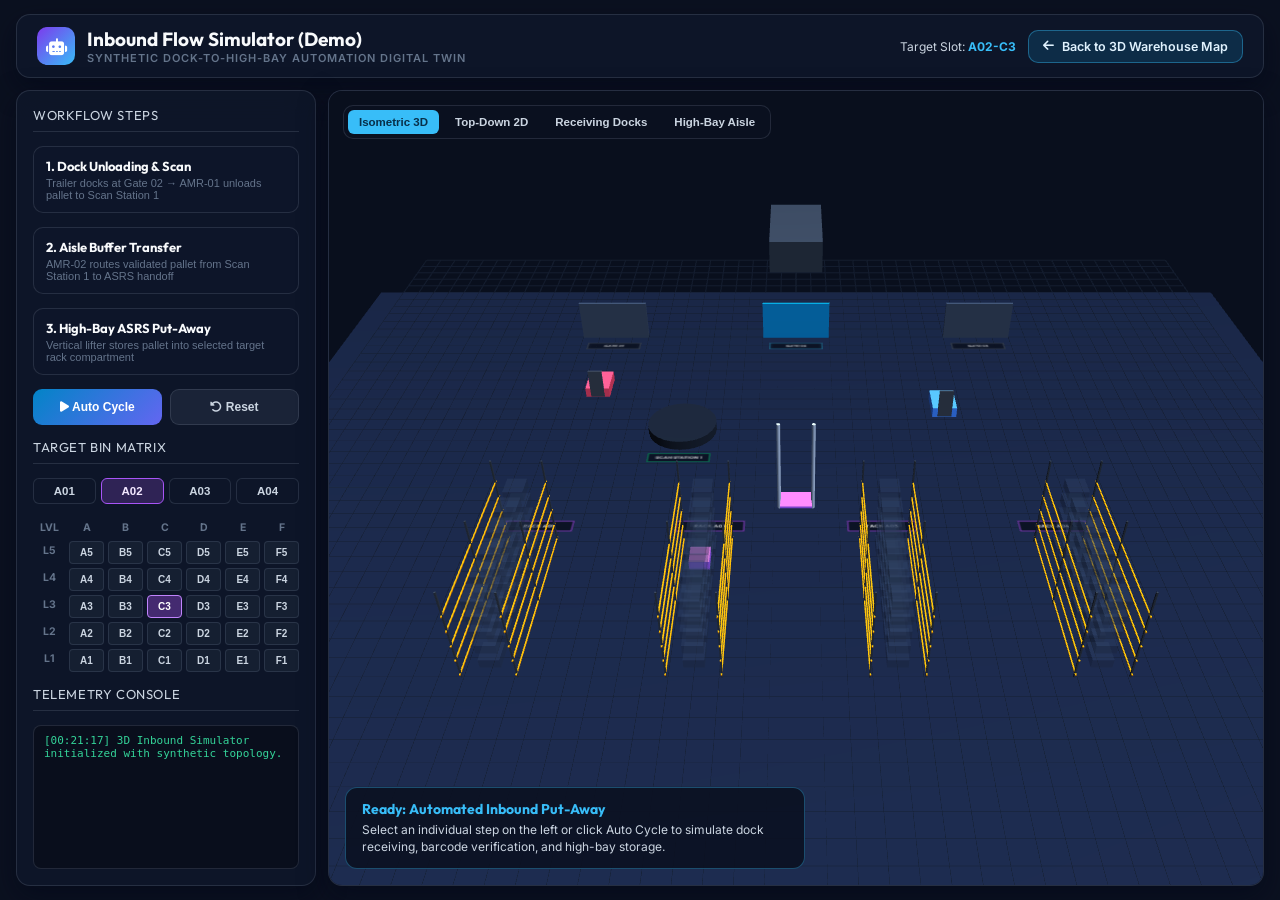
<file: demo/simulation.html>
<!DOCTYPE html>
<html lang="en">
<head>
  <meta charset="UTF-8" />
  <meta name="viewport" content="width=device-width, initial-scale=1.0" />
  <title>3D Warehouse Visualizer (Demo) — Inbound Flow Simulator</title>
  <link rel="icon" href="data:image/svg+xml,%3Csvg xmlns='http://www.w3.org/2000/svg' viewBox='0 0 64 64'%3E%3Crect width='64' height='64' rx='14' fill='%237c3aed'/%3E%3Cpath d='M32 12L50 22v20L32 52 14 42V22z' fill='%23f3e8ff'/%3E%3C/svg%3E" />
  <link rel="preconnect" href="https://fonts.googleapis.com" />
  <link rel="preconnect" href="https://fonts.gstatic.com" crossorigin />
  <link href="https://fonts.googleapis.com/css2?family=Inter:wght@400;500;600;700&family=Outfit:wght@600;700;800&display=swap" rel="stylesheet" />
  <link rel="stylesheet" href="https://cdnjs.cloudflare.com/ajax/libs/font-awesome/6.4.0/css/all.min.css" />
  <style>
    :root {
      --bg-base: #0b1120;
      --bg-panel: rgba(15, 23, 42, 0.84);
      --border-subtle: rgba(148, 163, 184, 0.18);
      --text-primary: #f8fafc;
      --text-secondary: #cbd5e1;
      --text-muted: #64748b;
      --accent-sky: #38bdf8;
      --accent-rose: #f43f5e;
      --accent-blue: #3b82f6;
      --accent-violet: #a855f7;
      --accent-emerald: #10b981;
    }

    * { box-sizing: border-box; margin: 0; padding: 0; }
    html, body {
      height: 100%;
      background: var(--bg-base);
      color: var(--text-primary);
      font-family: "Inter", system-ui, sans-serif;
      overflow: hidden;
    }

    .sim-shell {
      display: flex;
      flex-direction: column;
      height: 100vh;
      padding: 14px 16px;
      gap: 12px;
    }

    .glass {
      background: var(--bg-panel);
      backdrop-filter: blur(16px);
      border: 1px solid var(--border-subtle);
      border-radius: 14px;
      box-shadow: 0 10px 28px rgba(2, 6, 23, 0.5);
    }

    .sim-header {
      display: flex;
      align-items: center;
      justify-content: space-between;
      padding: 12px 20px;
      flex-shrink: 0;
    }

    .sim-brand {
      display: flex;
      align-items: center;
      gap: 12px;
    }

    .sim-icon {
      width: 38px;
      height: 38px;
      border-radius: 10px;
      background: linear-gradient(135deg, #7c3aed, #38bdf8);
      display: flex;
      align-items: center;
      justify-content: center;
      font-size: 17px;
      color: #fff;
    }

    .sim-brand h1 {
      font-family: "Outfit", sans-serif;
      font-size: 19px;
      font-weight: 700;
    }
    .sim-brand p {
      font-size: 11px;
      color: var(--text-muted);
      text-transform: uppercase;
      letter-spacing: 1px;
      font-weight: 600;
    }

    .back-btn {
      display: inline-flex;
      align-items: center;
      gap: 8px;
      padding: 8px 14px;
      border-radius: 10px;
      border: 1px solid rgba(56, 189, 248, 0.4);
      background: rgba(14, 165, 233, 0.16);
      color: #e0f2fe;
      text-decoration: none;
      font-size: 12.5px;
      font-weight: 600;
    }
    .back-btn:hover { border-color: var(--accent-sky); }

    .sim-body {
      display: flex;
      flex: 1;
      min-height: 0;
      gap: 12px;
    }

    .sim-sidebar {
      width: 300px;
      padding: 16px;
      display: flex;
      flex-direction: column;
      gap: 14px;
      overflow-y: auto;
      flex-shrink: 0;
    }

    .sec-title {
      font-family: "Outfit", sans-serif;
      font-size: 13px;
      text-transform: uppercase;
      letter-spacing: 0.6px;
      color: var(--text-secondary);
      padding-bottom: 8px;
      border-bottom: 1px solid var(--border-subtle);
    }

    .step-btn {
      width: 100%;
      text-align: left;
      padding: 11px 12px;
      border-radius: 10px;
      border: 1px solid var(--border-subtle);
      background: rgba(15, 23, 42, 0.6);
      color: var(--text-primary);
      cursor: pointer;
      transition: all 0.2s;
      display: flex;
      flex-direction: column;
      gap: 3px;
    }
    .step-btn:hover { border-color: var(--accent-sky); }
    .step-btn.active {
      border-color: var(--accent-sky);
      background: rgba(56, 189, 248, 0.16);
    }
    .step-btn strong { font-size: 13px; font-family: "Outfit", sans-serif; }
    .step-btn span { font-size: 11px; color: var(--text-muted); }

    .action-row {
      display: grid;
      grid-template-columns: 1fr 1fr;
      gap: 8px;
    }
    .primary-btn, .secondary-btn {
      padding: 10px;
      border-radius: 9px;
      font-size: 12px;
      font-weight: 700;
      cursor: pointer;
      border: 1px solid var(--border-subtle);
    }
    .primary-btn {
      background: linear-gradient(135deg, #0284c7, #6366f1);
      color: #fff;
      border: none;
    }
    .secondary-btn {
      background: rgba(30, 41, 59, 0.8);
      color: var(--text-secondary);
    }

    .rack-tabs {
      display: grid;
      grid-template-columns: repeat(4, 1fr);
      gap: 5px;
    }
    .rack-tab {
      padding: 6px;
      border-radius: 6px;
      border: 1px solid var(--border-subtle);
      background: rgba(15, 23, 42, 0.65);
      color: var(--text-secondary);
      font-size: 11.5px;
      font-weight: 700;
      cursor: pointer;
    }
    .rack-tab.active {
      border-color: var(--accent-violet);
      background: rgba(168, 85, 247, 0.22);
      color: #f3e8ff;
    }

    .bin-matrix {
      display: grid;
      grid-template-columns: 32px repeat(6, 1fr);
      gap: 4px;
      font-size: 10.5px;
    }
    .matrix-head {
      text-align: center;
      color: var(--text-muted);
      font-weight: 700;
      padding: 3px 0;
    }
    .bin-btn {
      padding: 5px 0;
      border-radius: 4px;
      border: 1px solid rgba(148, 163, 184, 0.16);
      background: rgba(30, 41, 59, 0.55);
      color: var(--text-secondary);
      font-size: 10px;
      font-weight: 600;
      cursor: pointer;
    }
    .bin-btn.occupied {
      background: rgba(16, 185, 129, 0.22);
      border-color: var(--accent-emerald);
      color: #6ee7b7;
    }
    .bin-btn.target {
      background: rgba(168, 85, 247, 0.35);
      border-color: #c084fc;
      color: #fff;
    }

    .event-log {
      flex: 1;
      min-height: 120px;
      background: rgba(9, 14, 26, 0.75);
      border: 1px solid var(--border-subtle);
      border-radius: 8px;
      padding: 8px 10px;
      overflow-y: auto;
      font-family: ui-monospace, SFMono-Regular, Consolas, monospace;
      font-size: 11px;
      display: flex;
      flex-direction: column;
      gap: 4px;
    }
    .log-entry { color: var(--text-secondary); }
    .log-entry.ok { color: #34d399; }
    .log-entry.act { color: #38bdf8; }

    .sim-stage {
      flex: 1;
      position: relative;
      overflow: hidden;
      display: flex;
    }
    #sim-canvas {
      width: 100%;
      height: 100%;
      display: block;
    }

    .cam-bar {
      position: absolute;
      top: 14px;
      left: 14px;
      display: flex;
      gap: 5px;
      padding: 4px;
      border-radius: 10px;
      background: rgba(11, 17, 32, 0.85);
      border: 1px solid var(--border-subtle);
      z-index: 10;
    }
    .cam-btn {
      padding: 6px 11px;
      border: none;
      border-radius: 6px;
      background: transparent;
      color: var(--text-secondary);
      font-size: 11.5px;
      font-weight: 600;
      cursor: pointer;
    }
    .cam-btn.active {
      background: var(--accent-sky);
      color: #082f49;
      font-weight: 700;
    }

    .banner-overlay {
      position: absolute;
      bottom: 16px;
      left: 16px;
      max-width: 460px;
      padding: 12px 16px;
      border-radius: 12px;
      background: rgba(11, 17, 32, 0.88);
      border: 1px solid rgba(56, 189, 248, 0.35);
      z-index: 10;
    }
    .banner-overlay h3 {
      font-family: "Outfit", sans-serif;
      font-size: 14px;
      color: var(--accent-sky);
      margin-bottom: 4px;
    }
    .banner-overlay p {
      font-size: 12px;
      color: var(--text-secondary);
      line-height: 1.4;
    }
  </style>
</head>
<body>
  <div class="sim-shell">
    <header class="sim-header glass">
      <div class="sim-brand">
        <div class="sim-icon"><i class="fa-solid fa-robot"></i></div>
        <div>
          <h1>Inbound Flow Simulator (Demo)</h1>
          <p>Synthetic Dock-to-High-Bay Automation Digital Twin</p>
        </div>
      </div>
      <div style="display:flex; align-items:center; gap:12px;">
        <span style="font-size:12px; color:var(--text-secondary);">
          Target Slot: <strong id="target-slot-label" style="color:var(--accent-sky)">A02-C3</strong>
        </span>
        <a href="index.html" class="back-btn">
          <i class="fa-solid fa-arrow-left"></i>
          <span>Back to 3D Warehouse Map</span>
        </a>
      </div>
    </header>

    <div class="sim-body">
      <aside class="sim-sidebar glass">
        <div class="sec-title">Workflow Steps</div>

        <button class="step-btn" id="step-1-btn">
          <strong>1. Dock Unloading &amp; Scan</strong>
          <span>Trailer docks at Gate 02 &rarr; AMR-01 unloads pallet to Scan Station 1</span>
        </button>

        <button class="step-btn" id="step-2-btn">
          <strong>2. Aisle Buffer Transfer</strong>
          <span>AMR-02 routes validated pallet from Scan Station 1 to ASRS handoff</span>
        </button>

        <button class="step-btn" id="step-3-btn">
          <strong>3. High-Bay ASRS Put-Away</strong>
          <span>Vertical lifter stores pallet into selected target rack compartment</span>
        </button>

        <div class="action-row">
          <button class="primary-btn" id="run-all-btn">
            <i class="fa-solid fa-play"></i> Auto Cycle
          </button>
          <button class="secondary-btn" id="reset-sim-btn">
            <i class="fa-solid fa-rotate-left"></i> Reset
          </button>
        </div>

        <div class="sec-title">Target Bin Matrix</div>
        <div class="rack-tabs" id="rack-tabs">
          <button class="rack-tab" data-rack="A01">A01</button>
          <button class="rack-tab active" data-rack="A02">A02</button>
          <button class="rack-tab" data-rack="A03">A03</button>
          <button class="rack-tab" data-rack="A04">A04</button>
        </div>
        <div class="bin-matrix" id="bin-matrix"></div>

        <div class="sec-title">Telemetry Console</div>
        <div class="event-log" id="event-log"></div>
      </aside>

      <section class="sim-stage glass" id="sim-stage">
        <div class="cam-bar">
          <button class="cam-btn active" data-cam="iso">Isometric 3D</button>
          <button class="cam-btn" data-cam="top">Top-Down 2D</button>
          <button class="cam-btn" data-cam="dock">Receiving Docks</button>
          <button class="cam-btn" data-cam="aisle">High-Bay Aisle</button>
        </div>

        <canvas id="sim-canvas"></canvas>

        <div class="banner-overlay">
          <h3 id="sim-banner-title">Ready: Automated Inbound Put-Away</h3>
          <p id="sim-banner-desc">
            Select an individual step on the left or click Auto Cycle to simulate dock receiving, barcode verification, and high-bay storage.
          </p>
        </div>
      </section>
    </div>
  </div>

  <script src="vendor/three.min.js"></script>
  <script src="vendor/OrbitControls.js"></script>
  <script src="vendor/gsap.min.js"></script>
  <script>
    (function () {
      "use strict";

      const BAYS = ["A", "B", "C", "D", "E", "F"];
      const RACK_X = { A01: -24, A02: -8, A03: 8, A04: 24 };
      const LEVEL_Y = [0.9, 2.5, 4.1, 5.7, 7.3];

      const target = { rack: "A02", bay: "C", level: 3 };
      const slotMeshes = {};
      let scene, camera, renderer, controls, timeline;
      let dockDoor, trailerGroup, scanLaser, amr1, amr2, lifterGroup, lifterCarriage, activeCargo;

      function logMsg(msg, cls) {
        const el = document.getElementById("event-log");
        const row = document.createElement("div");
        row.className = "log-entry " + (cls || "");
        const ts = new Date().toLocaleTimeString("en-US", { hour12: false });
        row.textContent = `[${ts}] ${msg}`;
        el.prepend(row);
      }

      function makeLabel(text, borderHex) {
        const c = document.createElement("canvas");
        c.width = 256;
        c.height = 64;
        const ctx = c.getContext("2d");
        ctx.fillStyle = "rgba(11,17,32,0.88)";
        ctx.fillRect(0, 0, 256, 64);
        ctx.strokeStyle = borderHex;
        ctx.lineWidth = 4;
        ctx.strokeRect(4, 4, 248, 56);
        ctx.fillStyle = "#f8fafc";
        ctx.font = "700 24px Outfit, sans-serif";
        ctx.textAlign = "center";
        ctx.textBaseline = "middle";
        ctx.fillText(text, 128, 33);
        const tex = new THREE.CanvasTexture(c);
        const m = new THREE.Mesh(
          new THREE.PlaneGeometry(6.5, 1.6),
          new THREE.MeshBasicMaterial({ map: tex, transparent: true, side: THREE.DoubleSide })
        );
        m.rotation.x = -Math.PI / 2;
        m.position.y = 0.03;
        return m;
      }

      function buildForklift(hexColor) {
        const g = new THREE.Group();
        const body = new THREE.Mesh(
          new THREE.BoxGeometry(2.6, 1.1, 3.6),
          new THREE.MeshStandardMaterial({ color: hexColor, roughness: 0.35 })
        );
        body.position.y = 0.75;
        body.castShadow = true;
        g.add(body);

        const mast = new THREE.Mesh(
          new THREE.BoxGeometry(1.5, 3.2, 0.16),
          new THREE.MeshStandardMaterial({ color: 0x64748b, metalness: 0.6 })
        );
        mast.position.set(0, 1.9, 1.8);
        g.add(mast);

        return g;
      }

      function initScene() {
        const canvas = document.getElementById("sim-canvas");
        const wrap = document.getElementById("sim-stage");

        scene = new THREE.Scene();
        scene.background = new THREE.Color(0x090f1d);
        scene.fog = new THREE.FogExp2(0x090f1d, 0.004);

        camera = new THREE.PerspectiveCamera(45, wrap.clientWidth / wrap.clientHeight, 0.5, 350);
        camera.position.set(0, 58, 74);

        // light settings (same as the 3D map): pixel ratio capped at 1.5, MSAA on standard-density screens only,
        // no shadow pass
        const dpr = Math.min(window.devicePixelRatio || 1, 1.5);
        renderer = new THREE.WebGLRenderer({ canvas, antialias: dpr < 1.5, powerPreference: "high-performance" });
        renderer.setPixelRatio(dpr);
        renderer.setSize(wrap.clientWidth, wrap.clientHeight);
        renderer.shadowMap.enabled = false;

        controls = new THREE.OrbitControls(camera, renderer.domElement);
        controls.enableDamping = true;
        controls.maxPolarAngle = Math.PI / 2 - 0.04;

        scene.add(new THREE.HemisphereLight(0xdbeafe, 0x0f172a, 0.9));
        const dir = new THREE.DirectionalLight(0xffffff, 1.15);
        dir.position.set(30, 65, 25);
        dir.castShadow = true;
        scene.add(dir);

        // Floor & Grid
        const floor = new THREE.Mesh(
          new THREE.PlaneGeometry(110, 84),
          new THREE.MeshStandardMaterial({ color: 0x0f172a, roughness: 0.85 })
        );
        floor.rotation.x = -Math.PI / 2;
        floor.receiveShadow = true;
        scene.add(floor);
        scene.add(new THREE.GridHelper(104, 52, 0x1e293b, 0x162033));

        // Receiving Docks (Gates 01-03)
        [-22, 0, 22].forEach((x, idx) => {
          const gate = new THREE.Group();
          gate.position.set(x, 0, -30);
          const door = new THREE.Mesh(
            new THREE.BoxGeometry(8, 4.6, 0.25),
            new THREE.MeshStandardMaterial({ color: idx === 1 ? 0x0284c7 : 0x334155 })
          );
          door.position.y = 2.3;
          gate.add(door);
          const lbl = makeLabel(`GATE 0${idx + 1}`, idx === 1 ? "#38bdf8" : "#64748b");
          lbl.position.z = 2.2;
          gate.add(lbl);
          scene.add(gate);

          if (idx === 1) {
            dockDoor = door;
            trailerGroup = new THREE.Group();
            const box = new THREE.Mesh(
              new THREE.BoxGeometry(7.2, 4.4, 13),
              new THREE.MeshStandardMaterial({ color: 0x475569, metalness: 0.4, roughness: 0.5 })
            );
            box.position.set(0, 2.5, -10);
            trailerGroup.add(box);
            trailerGroup.position.z = -14;
            gate.add(trailerGroup);
          }
        });

        // Scan Station 1
        const scanGroup = new THREE.Group();
        scanGroup.position.set(-12, 0, -10);
        const disc = new THREE.Mesh(
          new THREE.CylinderGeometry(3.6, 3.6, 1.0, 28),
          new THREE.MeshStandardMaterial({ color: 0x1e293b, metalness: 0.5 })
        );
        disc.position.y = 0.5;
        scanGroup.add(disc);

        scanLaser = new THREE.Mesh(
          new THREE.ConeGeometry(3.2, 3.8, 24, 1, true),
          new THREE.MeshBasicMaterial({ color: 0x10b981, transparent: true, opacity: 0.24, side: THREE.DoubleSide })
        );
        scanLaser.position.y = 2.5;
        scanLaser.rotation.x = Math.PI;
        scanLaser.visible = false;
        scanGroup.add(scanLaser);

        const scanLbl = makeLabel("SCAN STATION 1", "#10b981");
        scanLbl.position.z = 5.0;
        scanGroup.add(scanLbl);
        scene.add(scanGroup);

        // High-Bay Racks A01..A04
        Object.entries(RACK_X).forEach(([rackId, rx]) => {
          const rg = new THREE.Group();
          rg.position.set(rx, 0, 16);
          slotMeshes[rackId] = {};

          const postMat = new THREE.MeshStandardMaterial({ color: 0x475569, metalness: 0.6 });
          const beamMat = new THREE.MeshStandardMaterial({ color: 0xd97706, roughness: 0.45 });

          [-2.2, 2.2].forEach((px) => {
            [-8, 0, 8].forEach((pz) => {
              const p = new THREE.Mesh(new THREE.BoxGeometry(0.14, 9.2, 0.14), postMat);
              p.position.set(px, 4.6, pz);
              rg.add(p);
            });
          });

          LEVEL_Y.forEach((ly) => {
            const b1 = new THREE.Mesh(new THREE.BoxGeometry(0.12, 0.1, 16.5), beamMat);
            b1.position.set(-2.2, ly - 0.45, 0);
            const b2 = b1.clone();
            b2.position.x = 2.2;
            rg.add(b1, b2);
          });

          BAYS.forEach((bayCode, bIdx) => {
            const bz = -6.5 + bIdx * 2.6;
            for (let lvl = 1; lvl <= 5; lvl++) {
              const key = `${bayCode}${lvl}`;
              const m = new THREE.Mesh(
                new THREE.BoxGeometry(1.7, 0.85, 1.9),
                new THREE.MeshStandardMaterial({
                  color: 0x1e293b,
                  transparent: true,
                  opacity: 0.32,
                })
              );
              m.position.set(0, LEVEL_Y[lvl - 1], bz);
              m.userData = { occupied: false };
              rg.add(m);
              slotMeshes[rackId][key] = m;
            }
          });

          const rLbl = makeLabel(`RACK ${rackId}`, "#a855f7");
          rLbl.position.z = -10.2;
          rg.add(rLbl);
          scene.add(rg);
        });

        // ASRS Vertical Lifter
        lifterGroup = new THREE.Group();
        lifterGroup.position.set(0, 0, 3);
        const mastL = new THREE.Mesh(
          new THREE.CylinderGeometry(0.18, 0.18, 9.6, 12),
          new THREE.MeshStandardMaterial({ color: 0x94a3b8 })
        );
        mastL.position.set(-1.6, 4.8, 0);
        const mastR = mastL.clone();
        mastR.position.x = 1.6;
        lifterCarriage = new THREE.Mesh(
          new THREE.BoxGeometry(3.0, 0.2, 2.2),
          new THREE.MeshStandardMaterial({ color: 0xa855f7 })
        );
        lifterCarriage.position.y = 0.9;
        lifterGroup.add(mastL, mastR, lifterCarriage);
        scene.add(lifterGroup);

        // Two AMRs + Cargo Pallet
        amr1 = buildForklift(0xf43f5e);
        amr1.position.set(-22, 0, -18);
        scene.add(amr1);

        amr2 = buildForklift(0x3b82f6);
        amr2.position.set(16, 0, -14);
        scene.add(amr2);

        activeCargo = new THREE.Mesh(
          new THREE.BoxGeometry(1.9, 1.1, 1.9),
          new THREE.MeshStandardMaterial({ color: 0x38bdf8, roughness: 0.35 })
        );
        activeCargo.visible = false;
        activeCargo.castShadow = true;
        scene.add(activeCargo);

        window.addEventListener("resize", () => {
          camera.aspect = wrap.clientWidth / wrap.clientHeight;
          camera.updateProjectionMatrix();
          renderer.setSize(wrap.clientWidth, wrap.clientHeight);
        });

        (function renderLoop() {
          requestAnimationFrame(renderLoop);
          controls.update();
          renderer.render(scene, camera);
        })();
      }

      function refreshBinMatrix() {
        document.getElementById("target-slot-label").textContent = `${target.rack}-${target.bay}${target.level}`;
        const matrix = document.getElementById("bin-matrix");
        matrix.innerHTML = "";

        const corner = document.createElement("div");
        corner.className = "matrix-head";
        corner.textContent = "LVL";
        matrix.appendChild(corner);
        BAYS.forEach((b) => {
          const h = document.createElement("div");
          h.className = "matrix-head";
          h.textContent = b;
          matrix.appendChild(h);
        });

        for (let lvl = 5; lvl >= 1; lvl--) {
          const lh = document.createElement("div");
          lh.className = "matrix-head";
          lh.textContent = `L${lvl}`;
          matrix.appendChild(lh);

          BAYS.forEach((b) => {
            const key = `${b}${lvl}`;
            const mesh = slotMeshes[target.rack][key];
            const btn = document.createElement("button");
            btn.className = "bin-btn";
            if (mesh && mesh.userData.occupied) btn.classList.add("occupied");
            if (target.bay === b && target.level === lvl) btn.classList.add("target");
            btn.textContent = key;
            btn.addEventListener("click", () => {
              target.bay = b;
              target.level = lvl;
              highlightSlots();
              refreshBinMatrix();
              logMsg(`Selected target bin ${target.rack}-${b}${lvl}`, "act");
            });
            matrix.appendChild(btn);
          });
        }
      }

      function highlightSlots() {
        Object.entries(slotMeshes).forEach(([rId, map]) => {
          Object.entries(map).forEach(([key, mesh]) => {
            if (rId === target.rack && key === `${target.bay}${target.level}`) {
              mesh.material.color.setHex(0xa855f7);
              mesh.material.opacity = 0.78;
            } else if (mesh.userData.occupied) {
              mesh.material.color.setHex(0x10b981);
              mesh.material.opacity = 0.9;
            } else {
              mesh.material.color.setHex(0x1e293b);
              mesh.material.opacity = 0.32;
            }
          });
        });
      }

      function resetActors() {
        if (timeline) timeline.kill();
        gsap.set(trailerGroup.position, { z: -14 });
        gsap.set(dockDoor.position, { y: 2.3 });
        gsap.set(amr1.position, { x: -22, y: 0, z: -18 });
        gsap.set(amr2.position, { x: 16, y: 0, z: -14 });
        gsap.set(lifterGroup.position, { x: 0, y: 0, z: 3 });
        gsap.set(lifterCarriage.position, { y: 0.9 });
        scanLaser.visible = false;
        activeCargo.visible = false;
      }

      function runStep(step, onDone) {
        resetActors();
        document.querySelectorAll(".step-btn").forEach((b) => b.classList.remove("active"));
        document.getElementById(`step-${step}-btn`).classList.add("active");

        timeline = gsap.timeline({ onComplete: () => onDone && onDone() });

        if (step === 1) {
          document.getElementById("sim-banner-title").textContent = "Step 1: Dock Unloading & Barcode Verification";
          document.getElementById("sim-banner-desc").textContent =
            "Inbound trailer backs into Gate 02, AMR-01 retrieves pallet PART-0018 and places it onto Scan Station 1.";
          logMsg("Step 1 started: Gate 02 trailer docking...", "act");

          timeline
            .to(trailerGroup.position, { z: 0, duration: 1.1, ease: "power2.out" })
            .to(dockDoor.position, { y: 6.2, duration: 0.7 })
            .to(amr1.position, { x: 0, z: -25, duration: 1.0 })
            .call(() => {
              activeCargo.visible = true;
              activeCargo.material.color.setHex(0xf43f5e);
              activeCargo.position.set(0, 1.3, -23);
              logMsg("AMR-01 picked inbound pallet at Gate 02", "");
            })
            .to(amr1.position, { x: -12, z: -14.5, duration: 1.2 })
            .to(activeCargo.position, { x: -12, y: 1.55, z: -10, duration: 1.2 }, "<")
            .call(() => {
              scanLaser.visible = true;
              logMsg("Scan Station 1 verifying synthetic label SYN-BX-0401...", "act");
            })
            .to(amr1.position, { x: -22, z: -18, duration: 0.9 })
            .call(() => {
              scanLaser.visible = false;
              activeCargo.material.color.setHex(0x10b981);
              logMsg("Step 1 complete: Barcode verified (PART-0018, 60 EA).", "ok");
            });
        } else if (step === 2) {
          const rx = RACK_X[target.rack];
          const aisleX = rx < 0 ? rx + 4.2 : rx - 4.2;
          document.getElementById("sim-banner-title").textContent = "Step 2: Aisle Buffer Transfer";
          document.getElementById("sim-banner-desc").textContent =
            `AMR-02 transfers validated pallet from Scan Station 1 to ASRS aisle handoff (${target.rack}).`;
          activeCargo.visible = true;
          activeCargo.material.color.setHex(0x38bdf8);
          activeCargo.position.set(-12, 1.55, -10);
          logMsg("Step 2 started: AMR-02 routing pallet to aisle buffer...", "act");

          timeline
            .to(amr2.position, { x: -12, z: -6, duration: 1.0 })
            .to(amr2.position, { x: aisleX, z: -1, duration: 1.4 })
            .to(activeCargo.position, { x: aisleX, y: 1.1, z: 3, duration: 1.4 }, "<")
            .to(amr2.position, { x: 16, z: -14, duration: 1.0 })
            .call(() => logMsg(`Step 2 complete: Pallet staged at ${target.rack} ASRS buffer.`, "ok"));
        } else if (step === 3) {
          const rx = RACK_X[target.rack];
          const aisleX = rx < 0 ? rx + 4.2 : rx - 4.2;
          const bayZ = 16 + (-6.5 + BAYS.indexOf(target.bay) * 2.6);
          const targetY = LEVEL_Y[target.level - 1];

          document.getElementById("sim-banner-title").textContent =
            `Step 3: High-Bay Put-Away (${target.rack}-${target.bay}${target.level})`;
          document.getElementById("sim-banner-desc").textContent =
            `ASRS vertical lifter elevates pallet to Level ${target.level} and stores it into ${target.rack}-${target.bay}${target.level}.`;

          activeCargo.visible = true;
          activeCargo.material.color.setHex(0xa855f7);
          activeCargo.position.set(aisleX, 1.1, 3);
          logMsg(`Step 3 started: ASRS storing into ${target.rack}-${target.bay}${target.level}...`, "act");

          timeline
            .to(lifterGroup.position, { x: aisleX, z: 3, duration: 0.8 })
            .to(lifterGroup.position, { z: bayZ, duration: 1.3 })
            .to(lifterCarriage.position, { y: targetY - 0.5, duration: 1.3 }, "<")
            .to(activeCargo.position, { z: bayZ, y: targetY, duration: 1.3 }, "<")
            .to(activeCargo.position, { x: rx, duration: 0.7 })
            .call(() => {
              activeCargo.visible = false;
              const slot = slotMeshes[target.rack][`${target.bay}${target.level}`];
              if (slot) slot.userData.occupied = true;
              highlightSlots();
              refreshBinMatrix();
              logMsg(`Step 3 complete: Slot ${target.rack}-${target.bay}${target.level} occupied.`, "ok");
            })
            .to(lifterCarriage.position, { y: 0.9, duration: 0.8 })
            .to(lifterGroup.position, { x: 0, z: 3, duration: 1.0 });
        }
      }

      function bindSimUI() {
        document.getElementById("step-1-btn").addEventListener("click", () => runStep(1));
        document.getElementById("step-2-btn").addEventListener("click", () => runStep(2));
        document.getElementById("step-3-btn").addEventListener("click", () => runStep(3));

        document.getElementById("run-all-btn").addEventListener("click", () => {
          logMsg("Starting full 3-step automated inbound cycle...", "act");
          runStep(1, () => runStep(2, () => runStep(3)));
        });

        document.getElementById("reset-sim-btn").addEventListener("click", () => {
          resetActors();
          document.querySelectorAll(".step-btn").forEach((b) => b.classList.remove("active"));
          logMsg("Simulation reset to idle state.", "");
        });

        document.querySelectorAll(".rack-tab").forEach((tab) => {
          tab.addEventListener("click", () => {
            document.querySelectorAll(".rack-tab").forEach((t) => t.classList.remove("active"));
            tab.classList.add("active");
            target.rack = tab.dataset.rack;
            highlightSlots();
            refreshBinMatrix();
          });
        });

        document.querySelectorAll(".cam-btn").forEach((btn) => {
          btn.addEventListener("click", () => {
            document.querySelectorAll(".cam-btn").forEach((b) => b.classList.remove("active"));
            btn.classList.add("active");
            const mode = btn.dataset.cam;
            const presets = {
              iso: { pos: [0, 58, 74], tgt: [0, 2, 0], rot: true },
              top: { pos: [0, 92, 0.1], tgt: [0, 0, 0], rot: false },
              dock: { pos: [0, 22, -52], tgt: [0, 2, -22], rot: true },
              aisle: { pos: [0, 14, 42], tgt: [0, 4, 14], rot: true },
            };
            const p = presets[mode] || presets.iso;
            controls.enableRotate = p.rot;
            gsap.to(camera.position, {
              x: p.pos[0],
              y: p.pos[1],
              z: p.pos[2],
              duration: 0.9,
              onUpdate: () => controls.update(),
            });
            gsap.to(controls.target, { x: p.tgt[0], y: p.tgt[1], z: p.tgt[2], duration: 0.9 });
          });
        });
      }

      window.addEventListener("DOMContentLoaded", () => {
        initScene();
        highlightSlots();
        refreshBinMatrix();
        bindSimUI();
        logMsg("3D Inbound Simulator initialized with synthetic topology.", "ok");
      });
    })();
  </script>
</body>
</html>
</file>
